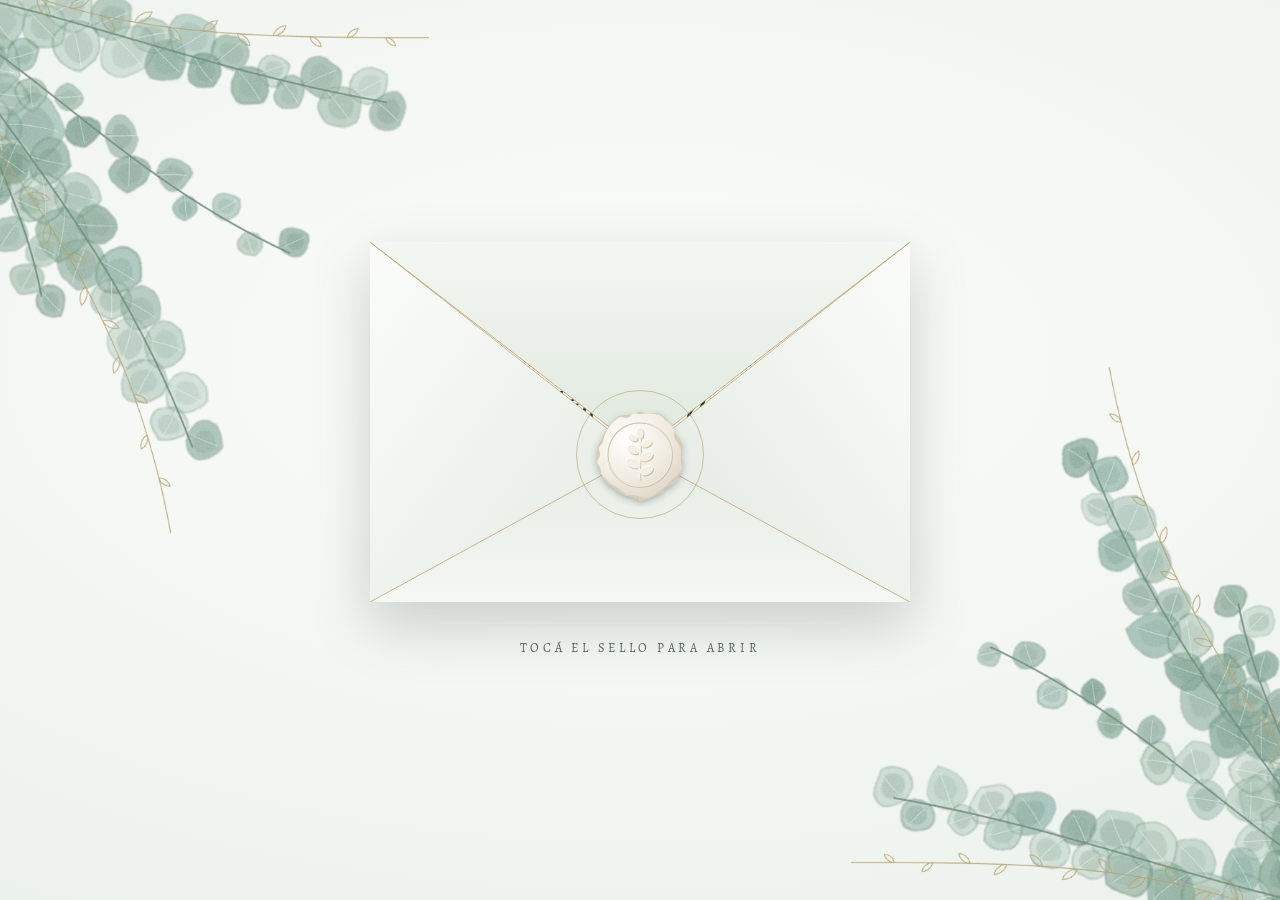
<file: index.html>
<!DOCTYPE html>
<html lang="es">
<head>
  <meta charset="UTF-8">
  <meta name="viewport" content="width=device-width, initial-scale=1, viewport-fit=cover">
  <meta name="theme-color" content="#f7f9f5">
  <meta name="robots" content="noindex, nofollow">
  <title>Natalia &amp; Emanuel — 10 de abril de 2027</title>
  <meta name="description" content="Natalia y Emanuel se casan. Abrí tu invitación.">
  <link rel="preconnect" href="https://fonts.googleapis.com">
  <link rel="preconnect" href="https://fonts.gstatic.com" crossorigin>
  <link href="https://fonts.googleapis.com/css2?family=Alegreya:ital,wght@0,400;0,500;1,400&family=Alegreya+SC:wght@400;500&family=Carattere&family=Hurricane&display=swap" rel="stylesheet">
  <link rel="stylesheet" href="css/styles.css">
</head>
<body class="theme-green is-locked">

  <!-- Dibujos reutilizables -->
  <svg width="0" height="0" style="position:absolute" aria-hidden="true" focusable="false">
    <defs>
      <radialGradient id="sealGrad" cx=".36" cy=".3" r=".85">
        <stop offset="0" stop-color="#ffffff"/><stop offset=".55" stop-color="#f1ece1"/><stop offset="1" stop-color="#d9d0be"/>
      </radialGradient>
      <filter id="sealShadow" x="-30%" y="-30%" width="160%" height="170%">
        <feDropShadow dx="0" dy="6" stdDeviation="6" flood-color="#2a3a30" flood-opacity=".32"/>
      </filter>

      <!-- Sello de cera blanco con rama grabada -->
      <symbol id="seal" viewBox="-100 -100 200 200">
        <g filter="url(#sealShadow)">
          <path d="M80.7 0.0C80.7 4.8 82.7 9.7 82.5 14.5C82.3 19.4 81.0 24.3 79.6 29.0C78.2 33.7 76.3 38.4 73.9 42.7C71.5 46.9 68.8 51.5 65.0 54.6C61.3 57.7 55.3 58.4 51.3 61.2C47.4 64.0 45.0 68.4 41.1 71.3C37.3 74.1 32.8 76.1 28.4 78.1C24.0 80.2 19.5 82.0 14.7 83.5C10.0 84.9 4.8 87.5 0.0 87.0C-4.8 86.5 -9.5 82.2 -14.2 80.5C-18.9 78.9 -23.7 79.0 -28.1 77.3C-32.6 75.6 -36.8 73.2 -40.8 70.6C-44.7 68.0 -48.0 64.6 -51.8 61.7C-55.6 58.8 -60.4 56.8 -63.6 53.4C-66.8 49.9 -68.5 45.1 -70.9 40.9C-73.2 36.7 -75.6 32.7 -77.7 28.3C-79.7 23.9 -82.1 19.4 -83.1 14.7C-84.2 9.9 -84.2 4.9 -84.0 0.0C-83.8 -4.9 -83.3 -9.8 -82.0 -14.5C-80.6 -19.1 -78.0 -23.3 -75.9 -27.6C-73.9 -31.9 -71.9 -36.1 -69.6 -40.2C-67.4 -44.3 -65.1 -48.5 -62.4 -52.4C-59.7 -56.2 -56.6 -59.9 -53.3 -63.5C-50.0 -67.1 -46.9 -71.6 -42.6 -73.9C-38.4 -76.1 -32.8 -76.1 -28.0 -76.8C-23.2 -77.6 -18.5 -77.1 -13.8 -78.2C-9.1 -79.3 -4.6 -83.0 -0.0 -83.2C4.6 -83.4 9.1 -79.6 14.0 -79.3C18.9 -79.0 24.6 -81.8 29.6 -81.2C34.5 -80.7 39.7 -78.6 43.8 -75.9C48.0 -73.1 51.4 -68.8 54.4 -64.9C57.5 -60.9 59.8 -56.4 62.3 -52.3C64.8 -48.2 66.8 -44.1 69.5 -40.1C72.2 -36.2 76.2 -32.8 78.4 -28.5C80.5 -24.3 82.1 -19.3 82.5 -14.6C82.9 -9.8 80.7 -4.8 80.7 0.0Z" fill="#d6ccb8"/>
          <path d="M78.2 0.0C78.3 4.1 77.9 8.0 78.4 12.4C78.9 16.8 82.0 22.2 81.0 26.3C80.1 30.4 75.6 33.7 72.7 37.0C69.8 40.3 66.6 43.3 63.5 46.2C60.5 49.1 57.3 51.6 54.4 54.4C51.4 57.2 49.0 60.5 45.8 63.0C42.6 65.6 38.8 67.0 35.4 69.5C32.0 72.0 29.0 75.7 25.3 78.0C21.6 80.2 17.4 82.7 13.1 83.0C8.9 83.4 4.2 81.2 0.0 80.2C-4.2 79.1 -8.0 77.4 -12.2 76.8C-16.3 76.2 -20.9 77.6 -24.8 76.3C-28.6 75.0 -32.0 71.7 -35.3 69.2C-38.6 66.8 -41.3 63.7 -44.7 61.5C-48.1 59.3 -52.4 58.2 -55.8 55.8C-59.2 53.4 -61.9 50.2 -64.9 47.1C-67.8 44.1 -71.7 41.3 -73.7 37.5C-75.6 33.8 -75.0 28.9 -76.5 24.9C-78.0 20.8 -82.5 17.2 -82.5 13.1C-82.5 8.9 -77.2 4.3 -76.6 0.0C-76.1 -4.3 -79.9 -8.6 -79.2 -12.5C-78.5 -16.5 -74.0 -19.7 -72.3 -23.5C-70.6 -27.2 -70.3 -31.3 -68.9 -35.1C-67.5 -39.0 -66.0 -42.9 -64.1 -46.5C-62.1 -50.2 -59.9 -53.9 -57.3 -57.3C-54.6 -60.6 -51.6 -63.9 -48.3 -66.5C-45.0 -69.1 -41.4 -72.2 -37.2 -73.1C-33.1 -73.9 -27.4 -70.7 -23.3 -71.7C-19.2 -72.8 -16.5 -78.3 -12.6 -79.5C-8.7 -80.6 -4.2 -78.5 -0.0 -78.5C4.2 -78.6 8.4 -79.6 12.6 -79.7C16.9 -79.7 21.2 -79.4 25.6 -78.8C30.0 -78.3 35.1 -78.3 38.9 -76.4C42.7 -74.4 45.3 -69.9 48.6 -66.9C51.9 -64.0 56.0 -62.0 58.8 -58.8C61.5 -55.5 64.0 -51.6 65.3 -47.4C66.5 -43.3 65.1 -37.7 66.2 -33.7C67.4 -29.8 70.2 -27.0 72.2 -23.4C74.1 -19.9 76.9 -16.2 77.9 -12.3C78.9 -8.4 78.1 -4.1 78.2 0.0Z" fill="url(#sealGrad)"/>
        </g>
        <circle r="62" fill="none" stroke="#cdc3ae" stroke-width="3"/>
        <circle r="62" fill="none" stroke="#fff" stroke-width="1.2" transform="translate(-1.2 -1.4)" opacity=".9"/>
        <g transform="translate(1.6 2)" style="color:#b7ac96" opacity=".75"><path d="M0 46C-3 24 3 0 0 -36" fill="none" stroke="currentColor" stroke-width="2.4" stroke-linecap="round"/><g fill="currentColor"><ellipse cx="13" cy="30" rx="13.12" ry="8" transform="rotate(-28 13 30)"/><ellipse cx="-13" cy="16" rx="13.94" ry="8.5" transform="rotate(28 -13 16)"/><ellipse cx="13" cy="3" rx="13.12" ry="8" transform="rotate(-28 13 3)"/><ellipse cx="-13" cy="-10" rx="12.299999999999999" ry="7.5" transform="rotate(28 -13 -10)"/><ellipse cx="13" cy="-22" rx="10.66" ry="6.5" transform="rotate(-28 13 -22)"/><ellipse cx="-13" cy="-33" rx="9.02" ry="5.5" transform="rotate(28 -13 -33)"/><ellipse cx="0" cy="-42" rx="7" ry="11"/></g></g>
        <g transform="translate(-1.2 -1.4)" style="color:#ffffff"><path d="M0 46C-3 24 3 0 0 -36" fill="none" stroke="currentColor" stroke-width="2.4" stroke-linecap="round"/><g fill="currentColor"><ellipse cx="13" cy="30" rx="13.12" ry="8" transform="rotate(-28 13 30)"/><ellipse cx="-13" cy="16" rx="13.94" ry="8.5" transform="rotate(28 -13 16)"/><ellipse cx="13" cy="3" rx="13.12" ry="8" transform="rotate(-28 13 3)"/><ellipse cx="-13" cy="-10" rx="12.299999999999999" ry="7.5" transform="rotate(28 -13 -10)"/><ellipse cx="13" cy="-22" rx="10.66" ry="6.5" transform="rotate(-28 13 -22)"/><ellipse cx="-13" cy="-33" rx="9.02" ry="5.5" transform="rotate(28 -13 -33)"/><ellipse cx="0" cy="-42" rx="7" ry="11"/></g></g>
        <g style="color:#f4efe4"><path d="M0 46C-3 24 3 0 0 -36" fill="none" stroke="currentColor" stroke-width="2.4" stroke-linecap="round"/><g fill="currentColor"><ellipse cx="13" cy="30" rx="13.12" ry="8" transform="rotate(-28 13 30)"/><ellipse cx="-13" cy="16" rx="13.94" ry="8.5" transform="rotate(28 -13 16)"/><ellipse cx="13" cy="3" rx="13.12" ry="8" transform="rotate(-28 13 3)"/><ellipse cx="-13" cy="-10" rx="12.299999999999999" ry="7.5" transform="rotate(28 -13 -10)"/><ellipse cx="13" cy="-22" rx="10.66" ry="6.5" transform="rotate(-28 13 -22)"/><ellipse cx="-13" cy="-33" rx="9.02" ry="5.5" transform="rotate(28 -13 -33)"/><ellipse cx="0" cy="-42" rx="7" ry="11"/></g></g>
      </symbol>

      <!-- Filigrana de los nombres -->
      <symbol id="flourish" viewBox="0 0 150 46">
        <g fill="none" stroke="currentColor" stroke-width="1.3" stroke-linecap="round" stroke-linejoin="round">
          <path d="M4 30C22 31 28 20 44 20C60 20 66 33 56 37C47 40 41 31 49 25"/>
          <path d="M60 30C70 14 90 12 100 22C90 36 70 38 60 30Z"/><path d="M63 28Q82 22 98 22"/>
          <path d="M104 24C112 10 130 8 144 18C134 32 116 34 104 24Z"/><path d="M107 23Q126 17 142 18"/>
        </g>
      </symbol>

      <!-- Separador con rombo -->
      <symbol id="rule" viewBox="0 0 140 12">
        <g fill="none" stroke="currentColor" stroke-width="1"><path d="M0 6H58"/><path d="M82 6H140"/><path d="M70 1L75 6 70 11 65 6Z" fill="currentColor"/></g>
      </symbol>
    </defs>
  </svg>

  <!-- ===== Sobre ===== -->
  <div id="opening" class="opening">
    <img class="euc euc-tl" src="img/eucalipto-a.webp" alt="" decoding="async">
    <img class="euc euc-br" src="img/eucalipto-b.webp" alt="" decoding="async">

    <div class="env-scene">
      <div class="envelope" id="envelope">
        <svg class="env-back" viewBox="0 0 600 400" preserveAspectRatio="none" aria-hidden="true">
          <rect x="0" y="0" width="600" height="400" fill="#e9eee8"/>
        </svg>

        <div class="env-card">
          <span class="env-card-names">Natalia <i>y</i> Emanuel</span>
          <span class="env-card-date">10 · abril · 2027</span>
        </div>

        <svg class="env-front" viewBox="0 0 600 400" preserveAspectRatio="none" aria-hidden="true">
          <defs>
            <linearGradient id="gl" x1="0" y1="0" x2="1" y2="1"><stop offset="0" stop-color="#fbfcfa"/><stop offset="1" stop-color="#e3eae2"/></linearGradient>
            <linearGradient id="gr" x1="1" y1="0" x2="0" y2="1"><stop offset="0" stop-color="#fbfcfa"/><stop offset="1" stop-color="#e0e8df"/></linearGradient>
            <linearGradient id="gb" x1="0" y1="1" x2="0" y2="0"><stop offset="0" stop-color="#f4f7f3"/><stop offset="1" stop-color="#e6ece5"/></linearGradient>
          </defs>
          <polygon points="0,0 300,236 0,400" fill="url(#gl)"/>
          <polygon points="600,0 300,236 600,400" fill="url(#gr)"/>
          <polygon points="0,400 300,236 600,400" fill="url(#gb)"/>
          <g fill="none" stroke="#b49a62" stroke-width="1" vector-effect="non-scaling-stroke" opacity=".7">
            <polyline points="0,0 300,236 600,0" vector-effect="non-scaling-stroke"/>
            <polyline points="0,400 300,236 600,400" vector-effect="non-scaling-stroke"/>
          </g>
        </svg>

        <div class="env-flap">
          <svg viewBox="0 0 600 240" preserveAspectRatio="none" aria-hidden="true">
            <defs><linearGradient id="gf" x1="0" y1="0" x2="0" y2="1"><stop offset="0" stop-color="#f3f7f2"/><stop offset="1" stop-color="#dfe8de"/></linearGradient></defs>
            <polygon points="0,0 600,0 300,236" fill="url(#gf)"/>
            <polyline points="0,0 300,236 600,0" fill="none" stroke="#b49a62" stroke-width="1" vector-effect="non-scaling-stroke" opacity=".8"/>
          </svg>
        </div>

        <button id="openInvitation" class="seal" type="button" aria-label="Abrir invitación">
          <span class="seal-half l"><svg viewBox="0 0 200 200"><use href="#seal"/></svg></span>
          <span class="seal-half r"><svg viewBox="0 0 200 200"><use href="#seal"/></svg></span>
        </button>
      </div>
      <p class="opening-hint">Tocá el sello para abrir</p>
    </div>

    <!-- Código -->
    <div id="codeGate" class="code-gate" hidden>
      <div class="code-panel">
        <p class="small-caps">Natalia &amp; Emanuel</p>
        <h2 class="script">Esta invitación es para vos</h2>
        <svg class="rule" aria-hidden="true"><use href="#rule"/></svg>
        <p class="code-help">Ingresá el código de <strong>4 números</strong> que recibiste junto con esta invitación.</p>
        <form id="codeForm">
          <input id="inviteCode" class="code-input" type="text" inputmode="numeric" pattern="[0-9]*" autocomplete="one-time-code" maxlength="4" placeholder="••••" aria-label="Código de invitación" required>
          <button id="codeButton" class="btn" type="submit">Abrir mi invitación</button>
        </form>
        <p id="codeError" class="code-error" aria-live="polite"></p>
        <small id="demoHelp" class="demo-help" hidden>Modo de prueba: <strong>2027</strong> (no paga la tarjeta) · <strong>5050</strong> (paga la tarjeta)</small>
      </div>
    </div>
  </div>

  <!-- ===== Invitación ===== -->
  <main id="wedding-app" hidden>

    <section class="hero" id="top">
      <div class="flora flora-card" aria-hidden="true"><img src="img/flores-tarjeta.webp" alt="" loading="lazy" decoding="async"></div>
      <div class="flora flora-euc tl" aria-hidden="true"><img src="img/eucalipto-a.webp" alt="" loading="lazy" decoding="async"></div>
      <div class="flora flora-euc br" aria-hidden="true"><img src="img/eucalipto-b.webp" alt="" loading="lazy" decoding="async"></div>

      <div class="hero-inner">
        <p class="h-kicker">Tenemos algo para contarte</p>
        <p class="h-nos small-caps">¡Nos casamos!</p>
        <h1 class="names" aria-label="Natalia y Emanuel">
          <span class="nm nm-1" aria-hidden="true">Natalia<svg class="flo" viewBox="0 0 150 46"><use href="#flourish"/></svg></span>
          <span class="nm nm-y" aria-hidden="true">y</span>
          <span class="nm nm-2" aria-hidden="true"><svg class="flo flip" viewBox="0 0 150 46"><use href="#flourish"/></svg>Emanuel</span>
        </h1>
        <p class="h-line small-caps">Y queremos compartir con vos<br>la felicidad de nuestra unión</p>

        <div class="trio">
          <div class="trio-col"><span class="lab">Día:</span><p class="small-caps">10 de abril<br>2027</p></div>
          <div class="trio-col"><span class="lab">Lugar:</span><p class="small-caps">Parroquia<br>San Roque</p></div>
          <div class="trio-col"><span class="lab">Hora:</span><p class="small-caps">18:00 h</p></div>
        </div>

        <a class="h-cta small-caps" href="#rsvp">Confirmar asistencia</a>
      </div>
    </section>

    <section class="sec blessing">
      <svg class="rule" aria-hidden="true"><use href="#rule"/></svg>
      <blockquote>“Señor, bendice nuestra unión<br>y hazla signo de tu amor eterno.”</blockquote>
    </section>

    <section class="sec count alt">
      <h2 class="script">Falta cada vez menos</h2>
      <div class="countdown" role="timer" aria-label="Cuenta regresiva a la boda">
        <div><strong id="days">—</strong><span class="small-caps">días</span></div>
        <div><strong id="hours">—</strong><span class="small-caps">horas</span></div>
        <div><strong id="minutes">—</strong><span class="small-caps">min</span></div>
        <div><strong id="seconds">—</strong><span class="small-caps">seg</span></div>
      </div>
    </section>

    <section class="sec events">
      <h2 class="script">El comienzo de nuestro para siempre</h2>
      <div class="two">
        <article class="moment">
          <span class="lab">Ceremonia</span>
          <p class="when small-caps">18:00 h</p>
          <h3>Parroquia San Roque</h3>
          <p class="sub">Plaza La Chacarita</p>
          <a class="btn ghost" href="https://maps.app.goo.gl/DKCDYh71o7t1XZhz5" target="_blank" rel="noopener noreferrer">Cómo llegar</a>
        </article>
        <article class="moment">
          <span class="lab">Civil y festejo</span>
          <p class="when small-caps">19:30 h</p>
          <h3>Salón U.T.H.G.R.A.</h3>
          <p class="sub">El civil y la celebración serán en el mismo lugar.</p>
          <a class="btn ghost" href="https://maps.app.goo.gl/Rs9baNMtoj4BzueW6" target="_blank" rel="noopener noreferrer">Cómo llegar</a>
        </article>
      </div>
    </section>

    <section class="sec details alt">
      <h2 class="script">Para tener en cuenta</h2>
      <div class="two">
        <article class="moment">
          <span class="lab">Dress code</span>
          <h3>Formal elegante</h3>
          <p>El blanco queda reservado para la novia.</p>
          <p>Como celebraremos al aire libre en el césped, te sugerimos elegir un calzado cómodo para disfrutar y bailar toda la noche sin preocupaciones.</p>
        </article>
        <article class="moment">
          <span class="lab">Una noche de grandes</span>
          <h3>Celebración para adultos</h3>
          <p>Amamos a los más pequeños, pero esta vez queremos compartir la celebración exclusivamente entre adultos.</p>
        </article>
      </div>
    </section>

    <section class="sec story">
      <div class="story-grid">
        <div class="arch">
          <div class="arch-frame"></div>
          <div class="arch-photo">
            <img id="storyImg" alt="Natalia y Emanuel" hidden>
            <div id="storyPlaceholder" class="arch-ph"><span class="script">Natalia<br>y Emanuel</span></div>
          </div>
        </div>
        <div class="story-copy">
          <h2 class="script">Nuestra historia</h2>
          <svg class="rule" aria-hidden="true"><use href="#rule"/></svg>
          <p>Dicen que el amor te sorprende cuando menos lo esperás. A nosotros nos encontró una noche de juegos de cartas. Entre risas y buenos momentos, nació nuestra historia, y hoy nos elegimos para siempre.</p>
          <span class="signature script">N y E</span>
        </div>
      </div>
    </section>

    <section class="gift">
      <div class="gift-frame">
        <p class="small-caps gift-micro" id="giftMicro">Regalos</p>
        <h2 class="script" id="giftTitle">El mejor regalo es compartir este día</h2>
        <p id="giftText" class="gift-text">Tu presencia es lo más importante para nosotros, pero si te gustaría ayudarnos con nuestra luna de miel soñada, podés hacerlo mediante transferencia.</p>
        <p id="giftText2" class="gift-text" hidden></p>
        <button id="giftToggle" class="btn light" type="button" aria-expanded="false" aria-controls="bankData">Ver datos bancarios</button>

        <div id="bankData" class="bank" hidden>
          <div class="bank-row"><span class="small-caps">Banco</span><strong class="bank-value" data-bank="name"></strong><button class="copy-btn" type="button" data-copy="" data-what="Banco">Copiar</button></div>
          <div class="bank-row"><span class="small-caps">Titulares</span><strong class="bank-value" data-bank="holders"></strong><button class="copy-btn" type="button" data-copy="" data-what="Titulares">Copiar</button></div>
          <div class="bank-row"><span class="small-caps">CBU</span><strong class="bank-value num" data-bank="cbu"></strong><button class="copy-btn" type="button" data-copy="" data-what="CBU">Copiar</button></div>
          <div class="bank-row"><span class="small-caps">Alias</span><strong class="bank-value" data-bank="alias"></strong><button class="copy-btn" type="button" data-copy="" data-what="Alias">Copiar</button></div>
          <p id="copyStatus" class="sr-only" aria-live="polite"></p>
        </div>
      </div>
    </section>

    <section class="sec rsvp" id="rsvp">
      <h2 class="script">¿Nos acompañás?</h2>
      <p class="rsvp-intro">Esperamos contar con tu presencia. Podés confirmar a cada persona de tu invitación individualmente.</p>

      <div class="rsvp-card">
        <div class="invite-label">
          <span class="small-caps">Esta invitación es para</span>
          <strong id="groupName">Tu invitación</strong>
          <small id="guestCount">Cargando lugares reservados…</small>
        </div>
        <div id="guestList" class="guest-list"></div>
        <div class="note-field">
          <label for="rsvpMessage" class="small-caps">Un mensaje para los novios <em>(opcional)</em></label>
          <textarea id="rsvpMessage" rows="3" maxlength="600" placeholder="Escribinos unas palabras si querés…"></textarea>
        </div>
        <p class="deadline">Confirmar antes del <strong id="rsvpDeadline">31 de enero de 2027</strong></p>
        <button id="confirmButton" class="btn" type="button">Confirmar asistencia</button>
        <p id="rsvpResult" class="result" aria-live="polite"></p>
      </div>
    </section>

    <section class="closing">
      <div class="flora flora-card" aria-hidden="true"><img src="img/flores-tarjeta.webp" alt="" loading="lazy" decoding="async"></div>
      <div class="flora flora-euc" aria-hidden="true"><img src="img/eucalipto-b.webp" alt="" loading="lazy" decoding="async"></div>
      <p class="small-caps">Gracias por ser parte</p>
      <p class="closing-names script">Natalia y Emanuel</p>
      <p class="small-caps">10 · 04 · 2027</p>
    </section>
  </main>

  <script src="js/config.js"></script>
  <script src="js/app.js"></script>
</body>
</html>
</file>
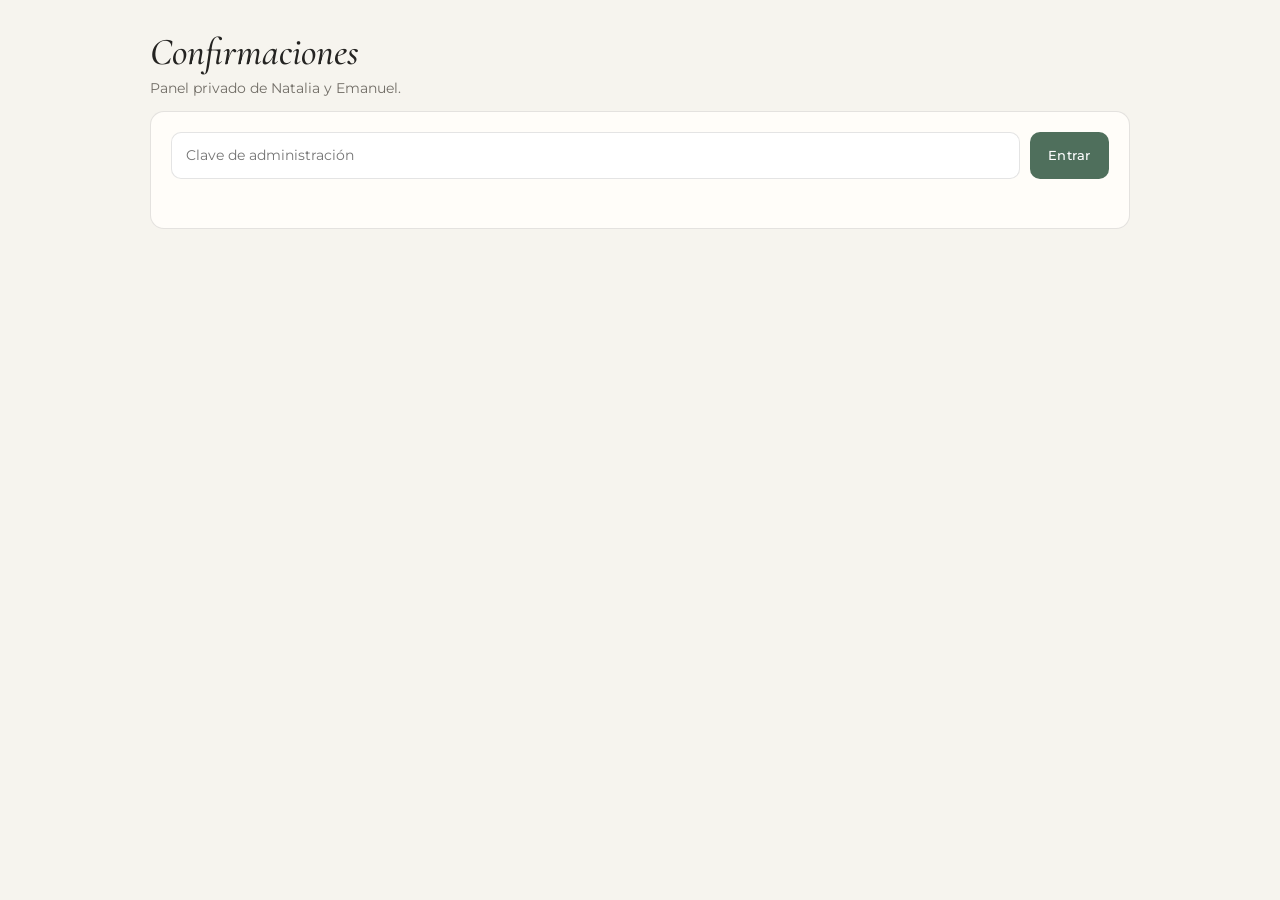
<file: admin.html>
<!DOCTYPE html>
<html lang="es">
<head>
  <meta charset="UTF-8">
  <meta name="viewport" content="width=device-width, initial-scale=1, viewport-fit=cover">
  <meta name="robots" content="noindex, nofollow">
  <title>Panel de confirmaciones — Natalia & Emanuel</title>
  <link rel="preconnect" href="https://fonts.googleapis.com">
  <link rel="preconnect" href="https://fonts.gstatic.com" crossorigin>
  <link href="https://fonts.googleapis.com/css2?family=Cormorant+Garamond:ital,wght@0,500;1,400&family=Montserrat:wght@400;500&display=swap" rel="stylesheet">
  <style>
    :root{--bg:#f6f4ee;--paper:#fffdf9;--ink:#242321;--muted:#716d66;--line:rgba(36,35,33,.12);--green:#4f6f5c;--green-d:#2b4338;--yes:#3d7a56;--no:#a35a52;--wait:#a39a8a;--lav:#5b68b4}
    *{box-sizing:border-box}
    body{margin:0;background:var(--bg);color:var(--ink);font:14px/1.5 Montserrat,system-ui,sans-serif;padding:max(20px,env(safe-area-inset-top)) max(16px,env(safe-area-inset-right)) 48px max(16px,env(safe-area-inset-left))}
    main{max-width:980px;margin:0 auto}
    h1{font:italic 500 38px/1.1 'Cormorant Garamond',serif;margin:12px 0 4px}
    h2{font:500 22px 'Cormorant Garamond',serif;margin:28px 0 10px}
    p{margin:0 0 12px;color:var(--muted)}
    .card{background:var(--paper);border:1px solid var(--line);border-radius:14px;padding:20px}
    form{display:flex;gap:10px;flex-wrap:wrap}
    input[type=password],input[type=search]{flex:1 1 220px;min-width:0;padding:12px 14px;border:1px solid var(--line);border-radius:10px;font:inherit;background:#fff}
    button{font:500 13px Montserrat,sans-serif;letter-spacing:.04em;border:0;border-radius:10px;padding:12px 18px;background:var(--green);color:#fff;cursor:pointer}
    button:hover{background:var(--green-d)} button[disabled]{opacity:.6;cursor:default}
    button.ghost{background:transparent;color:var(--green-d);border:1px solid var(--line)}
    .err{color:var(--no);min-height:1.4em;margin:10px 0 0}
    .stats{display:grid;grid-template-columns:repeat(auto-fit,minmax(150px,1fr));gap:12px}
    .stat{background:var(--paper);border:1px solid var(--line);border-radius:14px;padding:16px}
    .stat b{display:block;font:500 40px/1 'Cormorant Garamond',serif;font-variant-numeric:lining-nums;font-feature-settings:'lnum' 1}
    .stat span{font-size:12px;color:var(--muted);letter-spacing:.06em;text-transform:uppercase}
    .stat.main b{color:var(--yes)}
    .toolbar{display:flex;gap:10px;flex-wrap:wrap;align-items:center;margin:8px 0 14px}
    .chips{display:flex;gap:6px;flex-wrap:wrap}
    .chip{padding:8px 12px;background:transparent;color:var(--ink);border:1px solid var(--line);border-radius:999px;font-size:12px}
    .chip[aria-pressed=true]{background:var(--ink);color:#fff}
    .table-wrap{overflow-x:auto;border:1px solid var(--line);border-radius:14px;background:var(--paper)}
    table{border-collapse:collapse;width:100%;min-width:560px}
    th,td{text-align:left;padding:10px 14px;border-bottom:1px solid var(--line);vertical-align:top}
    th{font-size:11px;letter-spacing:.08em;text-transform:uppercase;color:var(--muted);font-weight:500}
    tr:last-child td{border-bottom:0}
    .pin{font-variant-numeric:tabular-nums;letter-spacing:.1em}
    .tag{display:inline-block;font-size:11px;padding:2px 8px;border-radius:999px;border:1px solid var(--line);color:var(--muted)}
    .tag.pay{color:var(--lav);border-color:rgba(91,104,180,.4)}
    .st{display:inline-block;margin:0 8px 2px 0;white-space:nowrap}
    .st::before{content:'';display:inline-block;width:8px;height:8px;border-radius:50%;margin-right:6px;background:var(--wait)}
    .st.si::before{background:var(--yes)} .st.no::before{background:var(--no)}
    .guestline{display:block}
    .small{font-size:12px}
    .cat{display:block;font-size:11px;color:var(--muted);margin-top:2px}
    .diet-line,.msg{display:block;font-size:12px;color:var(--muted);margin:0 0 2px 14px}
    .msg{font-family:'Montserrat',sans-serif}
    .pay-btn{display:block;margin-top:6px;padding:5px 10px;font-size:11px;border-radius:999px;border:1px solid var(--line);background:transparent;color:var(--ink);cursor:pointer}
    .pay-btn.paid{background:var(--yes);color:#fff;border-color:var(--yes)}
    .wa{display:inline-block;padding:6px 12px;border-radius:999px;border:1px solid var(--line);color:var(--ink);text-decoration:none;font-size:12px;white-space:nowrap}
    .receipts{margin-top:8px;display:grid;gap:4px;max-width:220px}
    .rc-row{display:flex;gap:6px;align-items:center}
    .rc-open{flex:1;min-width:0;text-align:left;padding:4px 8px;font-size:11px;border-radius:8px;border:1px solid var(--line);background:transparent;color:var(--ink);cursor:pointer;overflow:hidden;text-overflow:ellipsis;white-space:nowrap}
    .rc-del{padding:4px 8px;font-size:11px;border-radius:8px;border:1px solid var(--line);background:transparent;color:var(--muted);cursor:pointer}
    .rc-add{padding:5px 10px;font-size:11px;border-radius:999px;border:1px dashed var(--line);background:transparent;color:var(--ink);cursor:pointer;justify-self:start}
    .rc-open:disabled,.rc-del:disabled,.rc-add:disabled{opacity:.55;cursor:wait}
    .phone-btn{padding:5px 10px;font-size:11px;border-radius:999px;border:1px dashed var(--line);background:transparent;color:var(--muted);cursor:pointer}
    [hidden]{display:none!important}
  </style>
</head>
<body>
<main>
  <h1>Confirmaciones</h1>
  <p>Panel privado de Natalia y Emanuel.</p>

  <section id="login" class="card">
    <form id="loginForm">
      <input id="adminKey" type="password" autocomplete="current-password" placeholder="Clave de administración" aria-label="Clave de administración" required>
      <button id="loginBtn" type="submit">Entrar</button>
    </form>
    <p id="loginErr" class="err" aria-live="polite"></p>
    <small id="demoNote" class="small" hidden>La página todavía no está conectada a la base (falta completar js/config.js).</small>
  </section>

  <section id="panel" hidden>
    <div class="stats" id="stats"></div>

    <h2>Invitaciones</h2>
    <div class="toolbar">
      <input id="search" type="search" placeholder="Buscar por nombre, grupo o código" aria-label="Buscar">
      <div class="chips" id="chips">
        <button class="chip" type="button" data-f="all" aria-pressed="true">Todos</button>
        <button class="chip" type="button" data-f="si" aria-pressed="false">Confirmaron</button>
        <button class="chip" type="button" data-f="no" aria-pressed="false">No asisten</button>
        <button class="chip" type="button" data-f="pend" aria-pressed="false">Sin responder</button>
        <button class="chip" type="button" data-f="unpaid" aria-pressed="false">Falta pagar</button>
        <button class="chip" type="button" data-f="norc" aria-pressed="false">Sin comprobante</button>
      </div>
      <button id="reload" class="ghost" type="button">Actualizar</button>
      <button id="csv" class="ghost" type="button">Descargar Excel (CSV)</button>
    </div>
    <div class="table-wrap">
      <table>
        <thead><tr><th>Código</th><th>Grupo</th><th>Tarjeta</th><th>Respuestas</th><th>Enviar</th></tr></thead>
        <tbody id="rows"></tbody>
      </table>
    </div>
    <p class="small" id="updated" style="margin-top:10px"></p>
  </section>
</main>
<script src="js/config.js"></script>
<script src="js/admin.js"></script>
</body>
</html>
</file>
<file: css/styles.css>
/* =========================================================
   Natalia & Emanuel · invitación
   Dos temas con la misma estructura (solo cambian color y adornos):
   .theme-green  → eucalipto acuarela, papel vegetal
   .theme-card   → flores de la tarjeta, papel blanco
   ========================================================= */
:root{
  --serif:'Alegreya',Georgia,'Times New Roman',serif;
  --caps:'Alegreya SC','Alegreya',Georgia,serif;
  --script:'Carattere','Snell Roundhand','Apple Chancery',cursive;
  --hand:'Hurricane','Carattere','Snell Roundhand',cursive;
  --ease:cubic-bezier(.2,.7,.2,1);
}
body.theme-green{
  --paper:#f7f9f5;--paper-2:#edf2ed;--ink:#212f27;--ink-2:#58685f;--gold:#b49a62;
  --accent:#4a7160;--accent-h:#385a4b;--accent-ink:#fff;--band:#2c4539;--band-2:#3a5a49;--band-ink:#eef4ef;--soft:#dce8df;
}
body.theme-card{
  --paper:#fcfbf9;--paper-2:#f3f4fa;--ink:#1f2029;--ink-2:#61636f;--gold:#b79c5f;
  --accent:#5560b0;--accent-h:#434d99;--accent-ink:#fff;--band:#2a2f5a;--band-2:#383f74;--band-ink:#eff1fb;--soft:#e3e7f6;
}

*{box-sizing:border-box}
html{scroll-behavior:smooth;-webkit-text-size-adjust:100%}
body{margin:0;background:var(--paper);color:var(--ink);font-family:var(--serif);font-size:19px;line-height:1.6;-webkit-font-smoothing:antialiased;text-rendering:optimizeLegibility}
body.is-locked{overflow:hidden}
img{max-width:100%;display:block}
[hidden]{display:none!important}
.sr-only{position:absolute;width:1px;height:1px;overflow:hidden;clip:rect(0 0 0 0);white-space:nowrap}
:focus-visible{outline:2px solid var(--accent);outline-offset:3px}

.small-caps{font-family:var(--caps);font-weight:400;letter-spacing:.2em;text-transform:uppercase;font-size:.78rem;line-height:1.9}
.script{font-family:var(--script);font-weight:400;line-height:1.05}
.lab{font-family:var(--hand);font-size:2.1rem;line-height:1;color:var(--ink);display:block}
.rule{display:block;width:140px;height:12px;margin:0 auto;color:var(--gold)}

/* ---------- Botones ---------- */
.btn{display:inline-block;font-family:var(--caps);font-size:.86rem;letter-spacing:.2em;text-transform:uppercase;text-decoration:none;cursor:pointer;
  border:1px solid var(--accent);background:var(--accent);color:var(--accent-ink);padding:.95rem 1.8rem;border-radius:2px;transition:background .25s,color .25s,border-color .25s}
.btn:hover{background:var(--accent-h);border-color:var(--accent-h)}
.btn:disabled{opacity:.6;cursor:default}
.btn.ghost{background:transparent;color:var(--ink);border-color:var(--gold)}
.btn.ghost:hover{background:var(--ink);color:var(--paper);border-color:var(--ink)}
.btn.light{background:transparent;color:var(--band-ink);border-color:var(--gold)}
.btn.light:hover{background:var(--gold);color:var(--band);border-color:var(--gold)}

/* =========================================================
   SOBRE
   ========================================================= */
.opening{position:fixed;inset:0;z-index:50;background:#f4f7f2;overflow:hidden;display:grid;place-items:center;transition:opacity .8s ease}
.opening::before{content:"";position:absolute;inset:0;background:radial-gradient(120% 90% at 50% 40%,#fbfcfa 0%,#eef3ee 70%,#e3ebe4 100%)}
.opening.is-gone{opacity:0;pointer-events:none}
.euc{position:absolute;width:min(78vw,560px);pointer-events:none;opacity:.95}
.euc-tl{top:-3%;left:-6%}
.euc-br{bottom:-3%;right:-6%;transform:rotate(180deg)}

.env-scene{position:relative;display:grid;justify-items:center;gap:2.2rem;padding:0 16px;transition:transform .9s var(--ease),opacity .9s ease,filter .9s ease}
.envelope{--w:min(88vw,540px);position:relative;width:var(--w);aspect-ratio:1.5/1;perspective:1400px;filter:drop-shadow(0 22px 28px rgba(40,60,48,.22))}
.envelope>*{position:absolute}
.env-back{inset:0;width:100%;height:100%;z-index:1}
.env-card{inset:7% 6% 9%;z-index:2;background:#fffefb;display:grid;place-content:center;gap:.5rem;text-align:center;box-shadow:0 1px 3px rgba(0,0,0,.08);transition:transform 1s var(--ease) .75s}
.env-card-names{font-family:var(--script);font-size:clamp(34px,9vw,52px);line-height:1;color:#212f27}
.env-card-names i{font-style:normal;font-size:.7em;color:#b49a62;margin:0 .1em}
.env-card-date{font-family:var(--caps);font-size:.72rem;letter-spacing:.28em;text-transform:uppercase;color:#58685f}
.env-front{inset:0;width:100%;height:100%;z-index:3}
.env-flap{left:0;right:0;top:0;height:59%;z-index:4;transform-origin:50% 0;transition:transform .9s var(--ease) .3s;backface-visibility:visible}
.env-flap svg{display:block;width:100%;height:100%}
.envelope.is-open .env-flap{transform:rotateX(180deg);z-index:0}
.envelope.is-open .env-card{transform:translateY(-34%)}

.seal{position:absolute;z-index:6;left:50%;top:59%;width:clamp(72px,19vw,104px);aspect-ratio:1;transform:translate(-50%,-50%);padding:0;border:0;background:none;cursor:pointer;-webkit-tap-highlight-color:transparent}
.seal-half{position:absolute;inset:0;transition:transform .7s var(--ease),opacity .6s ease .1s}
.seal-half svg{width:100%;height:100%;display:block;overflow:visible}
.seal-half.l{clip-path:polygon(-30% -30%,53% -30%,46% 22%,56% 45%,47% 70%,54% 130%,-30% 130%)}
.seal-half.r{clip-path:polygon(53% -30%,130% -30%,130% 130%,54% 130%,47% 70%,56% 45%,46% 22%)}
.seal:not(:disabled):hover{transform:translate(-50%,-50%) scale(1.04)}
.seal{transition:transform .3s var(--ease)}
.envelope.is-open .seal-half.l{transform:translate(-26%,34%) rotate(-16deg);opacity:0}
.envelope.is-open .seal-half.r{transform:translate(26%,38%) rotate(14deg);opacity:0}
.seal::after{content:"";position:absolute;inset:-12%;border-radius:50%;border:1px solid rgba(180,154,98,.55);animation:pulse 2.6s ease-out infinite}
.envelope.is-open .seal::after{display:none}
@keyframes pulse{0%{transform:scale(.86);opacity:.9}100%{transform:scale(1.25);opacity:0}}
.opening-hint{margin:0;font-family:var(--caps);font-size:.78rem;letter-spacing:.3em;text-transform:uppercase;color:var(--ink-2);transition:opacity .4s}
.env-scene.is-done{transform:scale(.9) translateY(-4%);opacity:.18;filter:blur(3px)}
.env-scene.is-done .opening-hint{opacity:0}
.env-scene.is-opening .opening-hint{opacity:0}

/* Código */
.code-gate{position:absolute;inset:0;z-index:5;display:grid;place-items:center;padding:20px;opacity:0;transition:opacity .7s ease}
.code-gate.gate-visible{opacity:1}
.code-panel{width:min(100%,430px);background:rgba(255,254,251,.96);padding:2.4rem 1.8rem 2rem;text-align:center;position:relative;box-shadow:0 30px 60px rgba(34,54,42,.2);transform:translateY(14px);transition:transform .8s var(--ease) .1s}
.code-gate.gate-visible .code-panel{transform:none}
.code-panel::before{content:"";position:absolute;inset:9px;border:1px solid rgba(180,154,98,.6);pointer-events:none}
.code-panel .small-caps{margin:0;color:var(--ink-2)}
.code-panel h2{font-size:clamp(44px,12vw,58px);margin:.5rem 0 1rem;color:#212f27}
.code-help{margin:1.1rem 0 1.4rem;color:#4b5b52;font-size:1.02rem}
.code-input{width:100%;font-family:var(--serif);font-size:2.4rem;letter-spacing:.7em;padding:.2rem 0 .2rem .7em;text-align:center;border:0;border-bottom:1px solid #b49a62;background:transparent;color:#212f27;border-radius:0;margin-bottom:1.4rem}
.code-input::placeholder{color:#c4cbc6}
.code-input:focus{outline:none;border-bottom-color:#4a7160}
#codeForm .btn{width:100%;background:#4a7160;border-color:#4a7160;color:#fff}
.code-error{min-height:1.4em;margin:.9rem 0 0;color:#a1473d;font-size:.95rem}
.demo-help{display:block;margin-top:.8rem;color:#8a948d;font-size:.82rem}

/* =========================================================
   PORTADA
   ========================================================= */
.sec{padding:clamp(4.5rem,11vw,8rem) 20px;text-align:center;background:var(--paper)}
.sec.alt{background:var(--paper-2)}
.sec h2{margin:0 auto;font-size:clamp(46px,11.5vw,76px);max-width:14ch;color:var(--ink)}
.sec p{max-width:34rem;margin-left:auto;margin-right:auto}

.hero{position:relative;min-height:100svh;display:grid;place-items:center;text-align:center;overflow:hidden;background:var(--paper);padding:clamp(7rem,24vw,10rem) 18px 4.5rem}
body.theme-card .hero{padding-top:calc(min(max(100vw,820px),1500px)*.28)}
.flora{position:absolute;pointer-events:none;z-index:0}
.flora img{width:100%;height:100%}
.flora-card{display:none;left:50%;top:0;width:max(100%,820px);max-width:1500px;transform:translateX(-50%);aspect-ratio:1240/420;-webkit-mask-image:linear-gradient(#000 78%,transparent);mask-image:linear-gradient(#000 78%,transparent)}
.flora-card img{object-fit:cover;mix-blend-mode:multiply}
.flora-euc{display:none;width:min(78vw,520px)}
.flora-euc.tl{left:-8%;top:-4%}
.flora-euc.br{right:-8%;bottom:-3%;transform:rotate(180deg);width:min(64vw,420px)}
body.theme-card .flora-card{display:block}
body.theme-green .flora-euc{display:block}
body.theme-card .flora-euc{display:none}
body.theme-green .flora-card{display:none}

.hero-inner{position:relative;z-index:1;width:100%;max-width:760px}
.h-kicker{margin:0;font-family:var(--hand);font-size:clamp(1.9rem,6vw,2.5rem);color:var(--ink-2);line-height:1}
.h-nos{margin:.7rem 0 0;letter-spacing:.5em;font-size:clamp(.95rem,3.6vw,1.2rem);padding-left:.5em}
.names{margin:clamp(1.4rem,5vw,2.4rem) 0 0;font-family:var(--script);font-weight:400;line-height:.78;display:grid;justify-items:center;color:var(--ink)}
.nm{display:inline-flex;align-items:center;font-size:clamp(80px,25vw,168px);white-space:nowrap}
.nm-1{justify-self:start;margin-left:2%}
.nm-2{justify-self:end;margin-right:2%}
.nm-y{font-size:clamp(46px,14vw,92px);margin:.05em 0 -.1em;transform:translateX(-4%)}
.flo{width:.78em;height:.24em;min-width:56px;margin:0 0 -.02em .04em;color:var(--ink);flex:none;overflow:visible}
.flo.flip{transform:scaleX(-1);margin:0 .04em -.02em 0}
.h-line{margin:clamp(1.8rem,6vw,3rem) 0 0;letter-spacing:.2em;font-size:clamp(.8rem,3.3vw,1.05rem)}
.trio{display:grid;grid-template-columns:repeat(3,1fr);margin:clamp(2rem,6vw,3.2rem) auto 0;max-width:620px}
.trio-col{padding:0 .6rem;display:grid;align-content:start;gap:.2rem}
.trio-col+.trio-col{border-left:1px solid var(--gold)}
.trio-col .lab{font-size:clamp(1.8rem,7vw,2.5rem)}
.trio-col p{margin:0;font-size:clamp(.7rem,2.9vw,.92rem);letter-spacing:.16em}
.h-cta{display:inline-block;margin-top:clamp(2.4rem,7vw,3.6rem);color:var(--ink);text-decoration:none;border-bottom:1px solid var(--gold);padding-bottom:.35rem;letter-spacing:.24em}
.h-cta:hover{color:var(--accent)}

/* Una sola entrada orquestada: las flores bajan y los nombres aparecen */
.hero:not(.in) .flora,.hero:not(.in) .hero-inner>*{opacity:0}
.hero.in .flora-card,.hero.in .flora-euc{animation:drop 2.4s var(--ease) both}
.hero.in .flora-card{animation-name:dropCard}
.hero.in .hero-inner>*{animation:rise 1.2s var(--ease) both}
.hero.in .hero-inner>:nth-child(1){animation-delay:.5s}
.hero.in .hero-inner>:nth-child(2){animation-delay:.7s}
.hero.in .hero-inner>:nth-child(3){animation-delay:.95s}
.hero.in .hero-inner>:nth-child(4){animation-delay:1.35s}
.hero.in .hero-inner>:nth-child(5){animation-delay:1.6s}
.hero.in .hero-inner>:nth-child(6){animation-delay:1.8s}
@keyframes rise{from{opacity:0;transform:translateY(16px)}to{opacity:1;transform:none}}
@keyframes drop{from{opacity:0;translate:0 -6%}to{opacity:1;translate:0 0}}
@keyframes dropCard{from{opacity:0;transform:translate(-50%,-8%)}to{opacity:1;transform:translate(-50%,0)}}

/* =========================================================
   SECCIONES
   ========================================================= */
.blessing{padding:clamp(3.5rem,9vw,6rem) 20px}
.blessing blockquote{margin:1.6rem auto 0;max-width:26rem;font-style:italic;font-size:clamp(1.25rem,4.4vw,1.7rem);line-height:1.5;color:var(--ink-2)}

.count h2{max-width:16ch}
.countdown{display:flex;justify-content:center;margin:2.4rem auto 0;max-width:640px}
.countdown>div{flex:1;padding:0 .3rem;display:grid;gap:.1rem}
.countdown>div+div{border-left:1px solid var(--gold)}
.countdown strong{font-weight:400;font-size:clamp(2.6rem,11vw,4.6rem);line-height:1;color:var(--ink);font-variant-numeric:oldstyle-nums}
.countdown span{color:var(--ink-2)}

.two{display:grid;gap:3rem;margin:3rem auto 0;max-width:900px}
.moment{display:grid;justify-items:center;align-content:start;gap:.5rem;padding:0 .5rem}
.moment .lab{font-size:2.6rem;margin-bottom:.3rem}
.moment .when{margin:0;color:var(--ink-2)}
.moment h3{margin:.2rem 0 0;font-weight:500;font-size:clamp(1.5rem,5vw,1.9rem);line-height:1.2}
.moment p{margin:.1rem 0 0}
.moment .sub{color:var(--ink-2)}
.moment .btn{margin-top:1.1rem}
.two>.moment+.moment{position:relative;padding-top:3rem}
.two>.moment+.moment::before{content:"";position:absolute;top:0;left:50%;width:56px;height:1px;background:var(--gold);transform:translateX(-50%)}

.story-grid{display:grid;gap:3rem;max-width:960px;margin:0 auto;align-items:center}
.arch{position:relative;width:min(78%,340px);margin:0 auto;aspect-ratio:3/4}
.arch-frame{position:absolute;inset:0;border:1px solid var(--gold);border-radius:999px 999px 0 0;transform:translate(12px,12px)}
.arch-photo{position:absolute;inset:0;border-radius:999px 999px 0 0;overflow:hidden;background:var(--soft)}
.arch-photo img{width:100%;height:100%;object-fit:cover}
.arch-ph{position:absolute;inset:0;display:grid;place-items:center;background:linear-gradient(170deg,var(--soft),var(--paper-2));color:var(--ink-2);font-size:2.6rem;text-align:center;padding:1rem}
.story-copy{text-align:center}
.story-copy h2{max-width:none}
.story-copy .rule{margin:1.2rem auto}
.story-copy p{margin:0 auto;font-size:1.12rem}
.signature{display:block;margin-top:1.2rem;font-size:3rem;color:var(--ink-2)}

/* Regalos / festejo */
.gift{background:var(--band);color:var(--band-ink);padding:clamp(3rem,8vw,5.5rem) 16px;text-align:center}
.gift-frame{position:relative;max-width:720px;margin:0 auto;padding:clamp(2.6rem,8vw,4.5rem) clamp(1.2rem,5vw,3rem);border:1px solid rgba(183,156,95,.7)}
.gift-frame::before{content:"";position:absolute;inset:7px;border:1px solid rgba(183,156,95,.3);pointer-events:none}
.gift-micro{margin:0 0 1rem;color:var(--gold);letter-spacing:.3em}
.gift h2{margin:0 auto;font-size:clamp(38px,9.4vw,60px);color:var(--band-ink);max-width:19ch;text-wrap:balance}
.gift-text{max-width:30rem;margin:1.4rem auto 1.8rem;color:rgba(238,242,238,.86);font-size:1.12rem}
.bank{margin:2rem auto 0;max-width:520px;text-align:left;border-top:1px solid rgba(183,156,95,.5)}
.bank-row{display:grid;grid-template-columns:1fr auto;gap:.1rem .8rem;align-items:center;padding:1rem .2rem;border-bottom:1px solid rgba(183,156,95,.3)}
.bank-row .small-caps{grid-column:1/-1;color:var(--gold);font-size:.7rem;letter-spacing:.24em}
.bank-value{font-weight:500;font-size:1.18rem;line-height:1.3;word-break:break-word}
.bank-value.num{letter-spacing:.06em;font-variant-numeric:lining-nums}
.copy-btn{font-family:var(--caps);font-size:.74rem;letter-spacing:.18em;text-transform:uppercase;color:var(--band-ink);background:transparent;border:1px solid rgba(183,156,95,.8);padding:.55rem .9rem;cursor:pointer;min-width:6.6rem;transition:background .25s,color .25s}
.copy-btn:hover{background:var(--gold);color:var(--band)}
.copy-btn.copied{background:#dbe9d6;color:#2c4539;border-color:#dbe9d6}
.copy-btn.failed{background:#f1d9d4;color:#6b2c24;border-color:#f1d9d4}

/* RSVP */
.rsvp-intro{margin:1.4rem auto 0;color:var(--ink-2)}
.rsvp-card{position:relative;max-width:560px;margin:2.6rem auto 0;background:#fff;padding:2.4rem clamp(1.1rem,5vw,2.4rem);box-shadow:0 24px 50px rgba(30,40,50,.1)}
.rsvp-card::before{content:"";position:absolute;inset:8px;border:1px solid rgba(183,156,95,.55);pointer-events:none}
.invite-label{display:grid;gap:.2rem;margin-bottom:1.6rem}
.invite-label .small-caps{color:var(--ink-2)}
.invite-label strong{font-weight:500;font-size:1.7rem;line-height:1.2}
.invite-label small{color:var(--ink-2);font-size:1rem}
.guest-list{display:grid;gap:1.4rem;margin:0 0 1.6rem}
.guest{display:grid;gap:.7rem;padding:1.2rem 0 0;border-top:1px solid rgba(183,156,95,.45)}
.guest-name{font-size:1.3rem;font-weight:500}
.answer{display:grid;grid-template-columns:1fr 1fr;gap:.6rem}
.answer label{position:relative;cursor:pointer}
.answer input{position:absolute;opacity:0;inset:0;cursor:pointer}
.answer span{display:block;padding:.75rem .4rem;font-family:var(--caps);font-size:.8rem;letter-spacing:.1em;text-transform:uppercase;border:1px solid var(--gold);color:var(--ink);transition:background .2s,color .2s,border-color .2s;line-height:1.3}
.answer input:checked+span{background:var(--accent);color:var(--accent-ink);border-color:var(--accent)}
.answer input:focus-visible+span{outline:2px solid var(--accent);outline-offset:2px}
.deadline{margin:0 0 1.4rem;color:var(--ink-2);font-size:1rem}
.deadline strong{color:var(--ink);font-weight:500}
.rsvp-card .btn{width:100%}
.result{margin:1rem 0 0;color:var(--accent-h);font-size:1.05rem}
.result:empty{display:none}

/* Restricción alimentaria y mensaje */
.diet{display:grid;gap:.35rem}
.diet .small-caps,.note-field .small-caps{color:var(--ink-2);font-size:.72rem;letter-spacing:.14em}
.note-field em{text-transform:none;letter-spacing:0;font-style:normal}
.diet input,.note-field textarea{width:100%;font:inherit;font-size:1.05rem;color:var(--ink);background:transparent;border:0;border-bottom:1px solid var(--gold);padding:.55rem .1rem;border-radius:0;resize:vertical}
.note-field{display:grid;gap:.4rem;margin:0 0 1.6rem;padding-top:1.2rem;border-top:1px solid rgba(183,156,95,.45)}
.note-field textarea{border:1px solid var(--gold);padding:.7rem}
.diet input:focus-visible,.note-field textarea:focus-visible{outline:2px solid var(--accent);outline-offset:2px}

/* Cierre */
.closing{position:relative;overflow:hidden;background:var(--paper);text-align:center;padding:clamp(5rem,14vw,8rem) 20px clamp(5rem,12vw,7rem)}
body.theme-card .closing{padding-top:calc(min(max(100vw,820px),1500px)*.27)}
.closing .small-caps{position:relative;z-index:1;margin:0;color:var(--ink-2);letter-spacing:.3em}
.closing-names{position:relative;z-index:1;margin:.5rem 0 1rem;font-size:clamp(64px,17vw,120px);color:var(--ink)}
.closing .flora-euc{right:-8%;bottom:-3%;left:auto;top:auto;transform:rotate(180deg);width:min(50vw,360px)}

/* ---------- Pantallas anchas ---------- */
@media (min-width:760px){
  body{font-size:20px}
  .two{grid-template-columns:1fr 1fr;gap:0}
  .two>.moment{padding:0 2.5rem}
  .two>.moment+.moment{padding-top:0;border-left:1px solid var(--gold)}
  .two>.moment+.moment::before{display:none}
  .story-grid{grid-template-columns:1fr 1.05fr;gap:5rem}
  .story-copy{text-align:left}
  .story-copy .rule{margin:1.2rem 0}
  .story-copy p{margin:0}
  .bank-row{grid-template-columns:7rem 1fr auto}
  .bank-row .small-caps{grid-column:auto}
  .nm-1{margin-left:8%}.nm-2{margin-right:8%}
  .flora-euc{width:min(46vw,640px)}
  .flora-euc.br{width:min(40vw,540px)}
}
@media (prefers-reduced-motion:reduce){
  html{scroll-behavior:auto}
  *,*::before,*::after{animation:none!important;transition-duration:.01ms!important}
  .hero:not(.in) .flora,.hero:not(.in) .hero-inner>*{opacity:1}
}

/* Pantallas bajas (celular acostado) y contraste del texto de regalos */
.gift-micro{color:#dcc78f}
.code-gate{overflow-y:auto;align-items:safe center}
@media (max-height:560px){
  .envelope{--w:min(60vw,360px)}
  .code-panel{padding:1.4rem 1.4rem 1.2rem}
  .code-panel h2{font-size:42px;margin:.2rem 0 .6rem}
}

.gift-text + .gift-text{margin-top:1rem}
</file>
